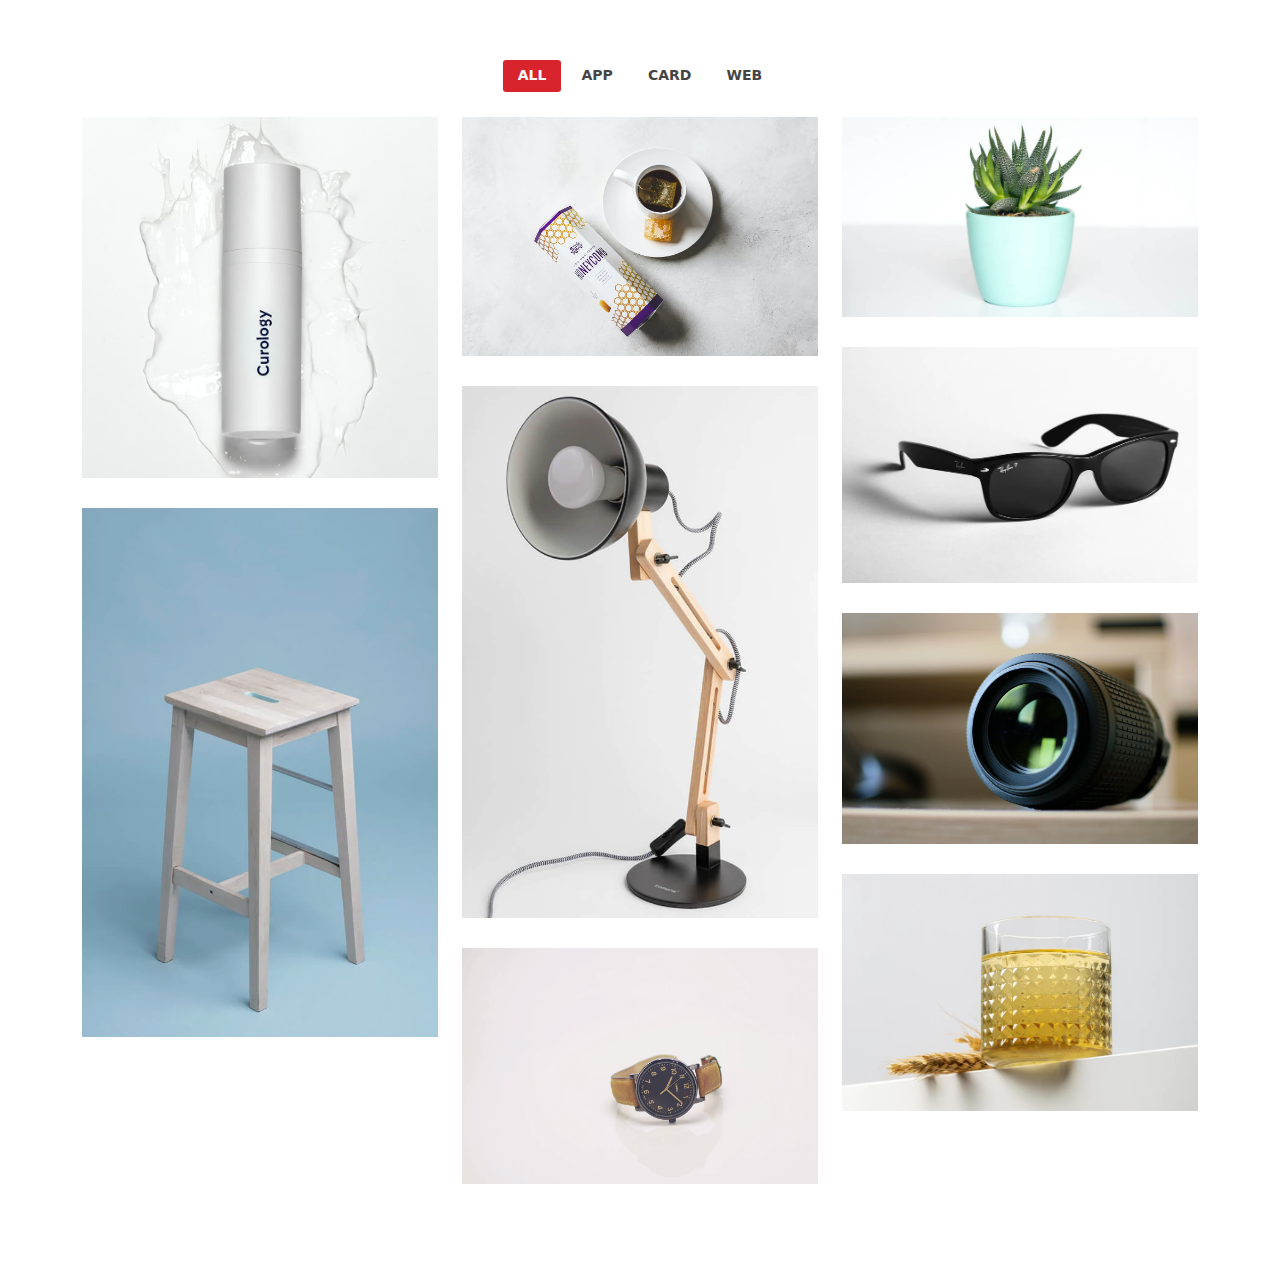
<file: index.html>
<!DOCTYPE html>
<html lang="en">

<head>
  <meta charset="utf-8">
  <meta content="width=device-width, initial-scale=1.0" name="viewport">

  <title>Portfolio - Sailor Bootstrap Template</title>
  <meta content="" name="description">
  <meta content="" name="keywords">

  <!-- Google Fonts -->
  <link href="https://fonts.googleapis.com/css?family=Open+Sans:300,300i,400,400i,600,600i,700,700i|Raleway:300,300i,400,400i,500,500i,600,600i,700,700i|Poppins:300,300i,400,400i,500,500i,600,600i,700,700i" rel="stylesheet">

  <!-- Vendor CSS Files -->
  <!-- <link href="assets/vendor/animate.css/animate.min.css" rel="stylesheet"> -->
  <link href="assets/vendor/bootstrap/css/bootstrap.min.css" rel="stylesheet">
  <!-- <link href="assets/vendor/bootstrap-icons/bootstrap-icons.css" rel="stylesheet"> -->
  <link href="assets/vendor/boxicons/css/boxicons.min.css" rel="stylesheet">
  <link href="assets/vendor/glightbox/css/glightbox.min.css" rel="stylesheet">
  <!-- <link href="assets/vendor/remixicon/remixicon.css" rel="stylesheet"> -->
  <!-- <link href="assets/vendor/swiper/swiper-bundle.min.css" rel="stylesheet"> -->

  <!-- Template Main CSS File -->
  <link href="assets/css/style.css" rel="stylesheet">

</head>

<body>

    <!-- ======= Portfolio Section ======= -->
    <section id="portfolio" class="portfolio">
      <div class="container">

        <div class="row">
          <div class="col-lg-12 d-flex justify-content-center">
            <ul id="portfolio-flters">
              <li data-filter="*" class="filter-active">All</li>
              <li data-filter=".filter-app">App</li>
              <li data-filter=".filter-card">Card</li>
              <li data-filter=".filter-web">Web</li>
            </ul>
          </div>
        </div>

        <div class="row portfolio-container">

          <div class="col-lg-4 col-md-6 portfolio-item filter-app">
            <div class="portfolio-wrap">
              <img src="assets/img/portfolio/portfolio-1.jpg" class="img-fluid" alt="">
              <div class="portfolio-info">
                <h4>App 1</h4>
                <p>App</p>
                <div class="portfolio-links">
                  <a href="assets/img/portfolio/portfolio-1.jpg" data-gallery="portfolioGallery" class="portfolio-lightbox" title="App 1"><i class="bx bx-plus"></i></a>
                  <a href="portfolio-details.html" class="portfolio-details-lightbox" data-glightbox="type: external" title="Portfolio Details"><i class="bx bx-link"></i></a>
                </div>
              </div>
            </div>
          </div>

          <div class="col-lg-4 col-md-6 portfolio-item filter-web">
            <div class="portfolio-wrap">
              <img src="assets/img/portfolio/portfolio-2.jpg" class="img-fluid" alt="">
              <div class="portfolio-info">
                <h4>Web 3</h4>
                <p>Web</p>
                <div class="portfolio-links">
                  <a href="assets/img/portfolio/portfolio-2.jpg" data-gallery="portfolioGallery" class="portfolio-lightbox" title="Web 3"><i class="bx bx-plus"></i></a>
                  <a href="portfolio-details.html" class="portfolio-details-lightbox" data-glightbox="type: external" title="Portfolio Details"><i class="bx bx-link"></i></a>
                </div>
              </div>
            </div>
          </div>

          <div class="col-lg-4 col-md-6 portfolio-item filter-app">
            <div class="portfolio-wrap">
              <img src="assets/img/portfolio/portfolio-3.jpg" class="img-fluid" alt="">
              <div class="portfolio-info">
                <h4>App 2</h4>
                <p>App</p>
                <div class="portfolio-links">
                  <a href="assets/img/portfolio/portfolio-3.jpg" data-gallery="portfolioGallery" class="portfolio-lightbox" title="App 2"><i class="bx bx-plus"></i></a>
                  <a href="portfolio-details.html" class="portfolio-details-lightbox" data-glightbox="type: external" title="Portfolio Details"><i class="bx bx-link"></i></a>
                </div>
              </div>
            </div>
          </div>

          <div class="col-lg-4 col-md-6 portfolio-item filter-card">
            <div class="portfolio-wrap">
              <img src="assets/img/portfolio/portfolio-4.jpg" class="img-fluid" alt="">
              <div class="portfolio-info">
                <h4>Card 2</h4>
                <p>Card</p>
                <div class="portfolio-links">
                  <a href="assets/img/portfolio/portfolio-4.jpg" data-gallery="portfolioGallery" class="portfolio-lightbox" title="Card 2"><i class="bx bx-plus"></i></a>
                  <a href="portfolio-details.html" class="portfolio-details-lightbox" data-glightbox="type: external" title="Portfolio Details"><i class="bx bx-link"></i></a>
                </div>
              </div>
            </div>
          </div>

          <div class="col-lg-4 col-md-6 portfolio-item filter-web">
            <div class="portfolio-wrap">
              <img src="assets/img/portfolio/portfolio-5.jpg" class="img-fluid" alt="">
              <div class="portfolio-info">
                <h4>Web 2</h4>
                <p>Web</p>
                <div class="portfolio-links">
                  <a href="assets/img/portfolio/portfolio-5.jpg" data-gallery="portfolioGallery" class="portfolio-lightbox" title="Web 2"><i class="bx bx-plus"></i></a>
                  <a href="portfolio-details.html" class="portfolio-details-lightbox" data-glightbox="type: external" title="Portfolio Details"><i class="bx bx-link"></i></a>
                </div>
              </div>
            </div>
          </div>

          <div class="col-lg-4 col-md-6 portfolio-item filter-app">
            <div class="portfolio-wrap">
              <img src="assets/img/portfolio/portfolio-6.jpg" class="img-fluid" alt="">
              <div class="portfolio-info">
                <h4>App 3</h4>
                <p>App</p>
                <div class="portfolio-links">
                  <a href="assets/img/portfolio/portfolio-6.jpg" data-gallery="portfolioGallery" class="portfolio-lightbox" title="App 3"><i class="bx bx-plus"></i></a>
                  <a href="portfolio-details.html" class="portfolio-details-lightbox" data-glightbox="type: external" title="Portfolio Details"><i class="bx bx-link"></i></a>
                </div>
              </div>
            </div>
          </div>

          <div class="col-lg-4 col-md-6 portfolio-item filter-card">
            <div class="portfolio-wrap">
              <img src="assets/img/portfolio/portfolio-7.jpg" class="img-fluid" alt="">
              <div class="portfolio-info">
                <h4>Card 1</h4>
                <p>Card</p>
                <div class="portfolio-links">
                  <a href="assets/img/portfolio/portfolio-7.jpg" data-gallery="portfolioGallery" class="portfolio-lightbox" title="Card 1"><i class="bx bx-plus"></i></a>
                  <a href="portfolio-details.html" class="portfolio-details-lightbox" data-glightbox="type: external" title="Portfolio Details"><i class="bx bx-link"></i></a>
                </div>
              </div>
            </div>
          </div>

          <div class="col-lg-4 col-md-6 portfolio-item filter-card">
            <div class="portfolio-wrap">
              <img src="assets/img/portfolio/portfolio-8.jpg" class="img-fluid" alt="">
              <div class="portfolio-info">
                <h4>Card 3</h4>
                <p>Card</p>
                <div class="portfolio-links">
                  <a href="assets/img/portfolio/portfolio-8.jpg" data-gallery="portfolioGallery" class="portfolio-lightbox" title="Card 3"><i class="bx bx-plus"></i></a>
                  <a href="portfolio-details.html" class="portfolio-details-lightbox" data-glightbox="type: external" title="Portfolio Details"><i class="bx bx-link"></i></a>
                </div>
              </div>
            </div>
          </div>

          <div class="col-lg-4 col-md-6 portfolio-item filter-web">
            <div class="portfolio-wrap">
              <img src="assets/img/portfolio/portfolio-9.jpg" class="img-fluid" alt="">
              <div class="portfolio-info">
                <h4>Web 3</h4>
                <p>Web</p>
                <div class="portfolio-links">
                  <a href="assets/img/portfolio/portfolio-9.jpg" data-gallery="portfolioGallery" class="portfolio-lightbox" title="Web 3"><i class="bx bx-plus"></i></a>
                  <a href="portfolio-details.html" class="portfolio-details-lightbox" data-glightbox="type: external" title="Portfolio Details"><i class="bx bx-link"></i></a>
                </div>
              </div>
            </div>
          </div>

        </div>

      </div>
    </section><!-- End Portfolio Section -->

  </main><!-- End #main -->

 
  <!-- Vendor JS Files -->
  <!-- <script src="assets/vendor/bootstrap/js/bootstrap.bundle.min.js"></script> -->
  <script src="assets/vendor/glightbox/js/glightbox.min.js"></script>
  <script src="assets/vendor/isotope-layout/isotope.pkgd.min.js"></script>
  <!-- <script src="assets/vendor/swiper/swiper-bundle.min.js"></script> -->
  <!-- <script src="assets/vendor/waypoints/noframework.waypoints.js"></script> -->
  

  <!-- Template Main JS File -->
  <script src="assets/js/main.js"></script>

</body>

</html>
</file>
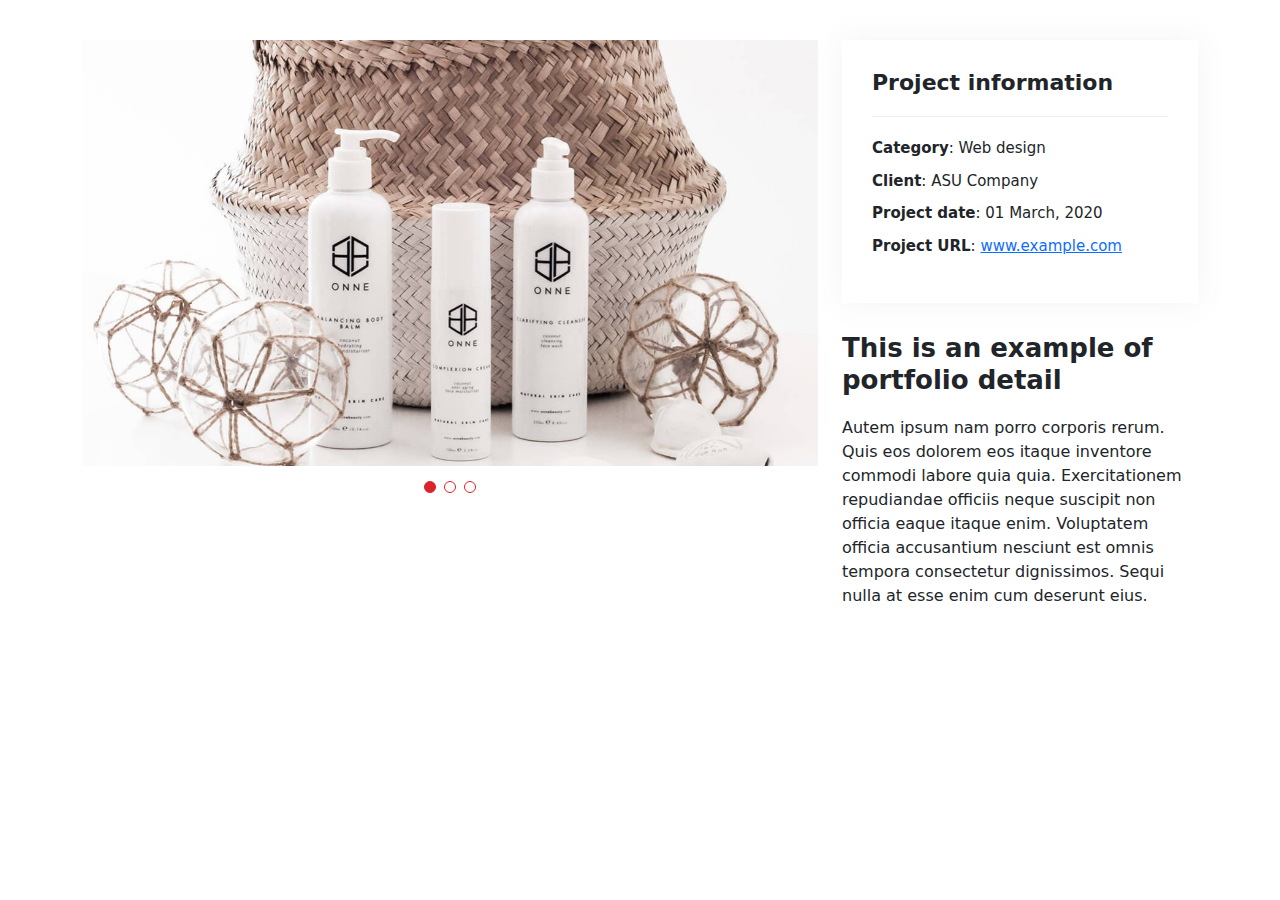
<file: portfolio-details.html>
<!DOCTYPE html>
<html lang="en">

<head>
  <meta charset="utf-8">
  <meta content="width=device-width, initial-scale=1.0" name="viewport">

  <title>Portfolio Details - Sailor Bootstrap Template</title>
  <meta content="" name="description">
  <meta content="" name="keywords">



  <!-- Google Fonts -->
  <link href="https://fonts.googleapis.com/css?family=Open+Sans:300,300i,400,400i,600,600i,700,700i|Raleway:300,300i,400,400i,500,500i,600,600i,700,700i|Poppins:300,300i,400,400i,500,500i,600,600i,700,700i" rel="stylesheet">

  <!-- Vendor CSS Files -->
  <!-- <link href="assets/vendor/animate.css/animate.min.css" rel="stylesheet"> -->
  <link href="assets/vendor/bootstrap/css/bootstrap.min.css" rel="stylesheet">
  <!-- <link href="assets/vendor/bootstrap-icons/bootstrap-icons.css" rel="stylesheet"> -->
  <link href="assets/vendor/boxicons/css/boxicons.min.css" rel="stylesheet">
  <link href="assets/vendor/glightbox/css/glightbox.min.css" rel="stylesheet">
  <!-- <link href="assets/vendor/remixicon/remixicon.css" rel="stylesheet">-->
  <link href="assets/vendor/swiper/swiper-bundle.min.css" rel="stylesheet"> 

  <!-- Template Main CSS File -->
  <link href="assets/css/style.css" rel="stylesheet">


</head>

<body>

  <main id="main">

    <!-- ======= Portfolio Details Section ======= -->
    <section id="portfolio-details" class="portfolio-details">
      <div class="container">

        <div class="row gy-4">

          <div class="col-lg-8">
            <div class="portfolio-details-slider swiper">
              <div class="swiper-wrapper align-items-center">

                <div class="swiper-slide">
                  <img src="assets/img/portfolio/portfolio-details-1.jpg" alt="">
                </div>

                <div class="swiper-slide">
                  <img src="assets/img/portfolio/portfolio-details-2.jpg" alt="">
                </div>

                <div class="swiper-slide">
                  <img src="assets/img/portfolio/portfolio-details-3.jpg" alt="">
                </div>

              </div>
              <div class="swiper-pagination"></div>
            </div>
          </div>

          <div class="col-lg-4">
            <div class="portfolio-info">
              <h3>Project information</h3>
              <ul>
                <li><strong>Category</strong>: Web design</li>
                <li><strong>Client</strong>: ASU Company</li>
                <li><strong>Project date</strong>: 01 March, 2020</li>
                <li><strong>Project URL</strong>: <a href="#">www.example.com</a></li>
              </ul>
            </div>
            <div class="portfolio-description">
              <h2>This is an example of portfolio detail</h2>
              <p>
                Autem ipsum nam porro corporis rerum. Quis eos dolorem eos itaque inventore commodi labore quia quia. Exercitationem repudiandae officiis neque suscipit non officia eaque itaque enim. Voluptatem officia accusantium nesciunt est omnis tempora consectetur dignissimos. Sequi nulla at esse enim cum deserunt eius.
              </p>
            </div>
          </div>

        </div>

      </div>
    </section><!-- End Portfolio Details Section -->

  </main><!-- End #main -->

  <a href="#" class="back-to-top d-flex align-items-center justify-content-center"><i class="bi bi-arrow-up-short"></i></a>

  <!-- Vendor JS Files -->
  <!-- <script src="assets/vendor/bootstrap/js/bootstrap.bundle.min.js"></script> -->
  <script src="assets/vendor/glightbox/js/glightbox.min.js"></script>
  <script src="assets/vendor/isotope-layout/isotope.pkgd.min.js"></script>
  <script src="assets/vendor/swiper/swiper-bundle.min.js"></script>
  <!-- <script src="assets/vendor/waypoints/noframework.waypoints.js"></script> -->
  

  <!-- Template Main JS File -->
  <script src="assets/js/main.js"></script>

</body>

</html>
</file>
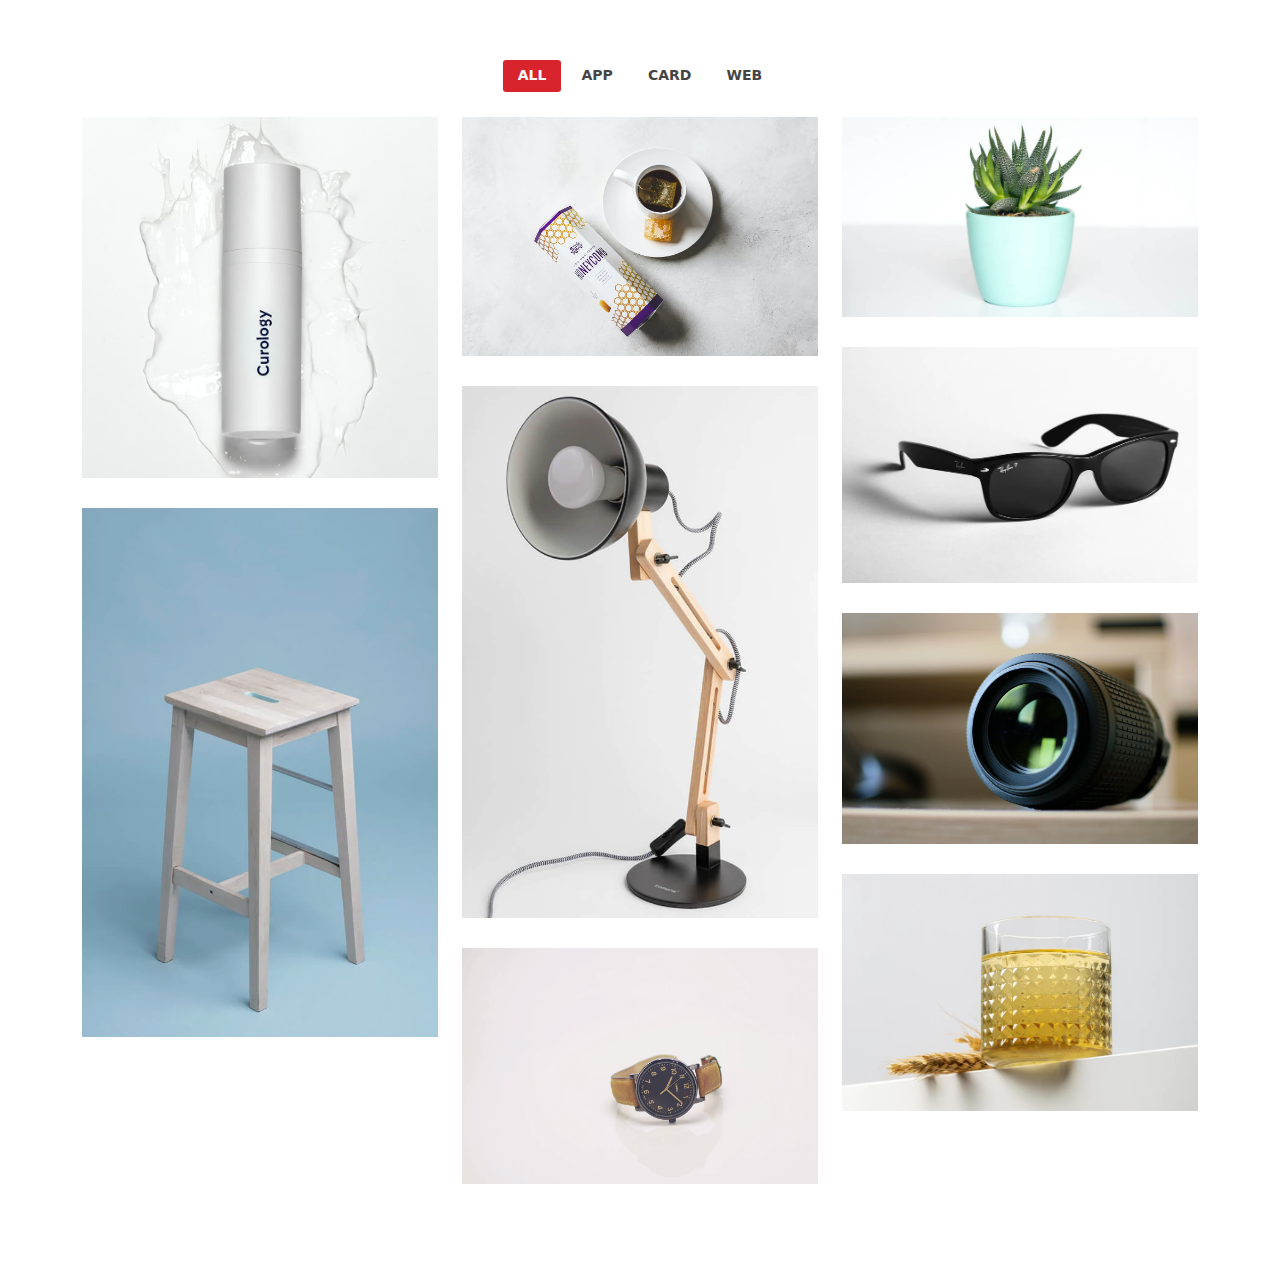
<file: portfolio.html>
<!DOCTYPE html>
<html lang="en">

<head>
  <meta charset="utf-8">
  <meta content="width=device-width, initial-scale=1.0" name="viewport">

  <title>Portfolio - Sailor Bootstrap Template</title>
  <meta content="" name="description">
  <meta content="" name="keywords">

  <!-- Google Fonts -->
  <link href="https://fonts.googleapis.com/css?family=Open+Sans:300,300i,400,400i,600,600i,700,700i|Raleway:300,300i,400,400i,500,500i,600,600i,700,700i|Poppins:300,300i,400,400i,500,500i,600,600i,700,700i" rel="stylesheet">

  <!-- Vendor CSS Files -->
  <!-- <link href="assets/vendor/animate.css/animate.min.css" rel="stylesheet"> -->
  <link href="assets/vendor/bootstrap/css/bootstrap.min.css" rel="stylesheet">
  <!-- <link href="assets/vendor/bootstrap-icons/bootstrap-icons.css" rel="stylesheet"> -->
  <link href="assets/vendor/boxicons/css/boxicons.min.css" rel="stylesheet">
  <link href="assets/vendor/glightbox/css/glightbox.min.css" rel="stylesheet">
  <!-- <link href="assets/vendor/remixicon/remixicon.css" rel="stylesheet"> -->
  <!-- <link href="assets/vendor/swiper/swiper-bundle.min.css" rel="stylesheet"> -->

  <!-- Template Main CSS File -->
  <link href="assets/css/style.css" rel="stylesheet">

</head>

<body>

    <!-- ======= Portfolio Section ======= -->
    <section id="portfolio" class="portfolio">
      <div class="container">

        <div class="row">
          <div class="col-lg-12 d-flex justify-content-center">
            <ul id="portfolio-flters">
              <li data-filter="*" class="filter-active">All</li>
              <li data-filter=".filter-app">App</li>
              <li data-filter=".filter-card">Card</li>
              <li data-filter=".filter-web">Web</li>
            </ul>
          </div>
        </div>

        <div class="row portfolio-container">

          <div class="col-lg-4 col-md-6 portfolio-item filter-app">
            <div class="portfolio-wrap">
              <img src="assets/img/portfolio/portfolio-1.jpg" class="img-fluid" alt="">
              <div class="portfolio-info">
                <h4>App 1</h4>
                <p>App</p>
                <div class="portfolio-links">
                  <a href="assets/img/portfolio/portfolio-1.jpg" data-gallery="portfolioGallery" class="portfolio-lightbox" title="App 1"><i class="bx bx-plus"></i></a>
                  <a href="portfolio-details.html" class="portfolio-details-lightbox" data-glightbox="type: external" title="Portfolio Details"><i class="bx bx-link"></i></a>
                </div>
              </div>
            </div>
          </div>

          <div class="col-lg-4 col-md-6 portfolio-item filter-web">
            <div class="portfolio-wrap">
              <img src="assets/img/portfolio/portfolio-2.jpg" class="img-fluid" alt="">
              <div class="portfolio-info">
                <h4>Web 3</h4>
                <p>Web</p>
                <div class="portfolio-links">
                  <a href="assets/img/portfolio/portfolio-2.jpg" data-gallery="portfolioGallery" class="portfolio-lightbox" title="Web 3"><i class="bx bx-plus"></i></a>
                  <a href="portfolio-details.html" class="portfolio-details-lightbox" data-glightbox="type: external" title="Portfolio Details"><i class="bx bx-link"></i></a>
                </div>
              </div>
            </div>
          </div>

          <div class="col-lg-4 col-md-6 portfolio-item filter-app">
            <div class="portfolio-wrap">
              <img src="assets/img/portfolio/portfolio-3.jpg" class="img-fluid" alt="">
              <div class="portfolio-info">
                <h4>App 2</h4>
                <p>App</p>
                <div class="portfolio-links">
                  <a href="assets/img/portfolio/portfolio-3.jpg" data-gallery="portfolioGallery" class="portfolio-lightbox" title="App 2"><i class="bx bx-plus"></i></a>
                  <a href="portfolio-details.html" class="portfolio-details-lightbox" data-glightbox="type: external" title="Portfolio Details"><i class="bx bx-link"></i></a>
                </div>
              </div>
            </div>
          </div>

          <div class="col-lg-4 col-md-6 portfolio-item filter-card">
            <div class="portfolio-wrap">
              <img src="assets/img/portfolio/portfolio-4.jpg" class="img-fluid" alt="">
              <div class="portfolio-info">
                <h4>Card 2</h4>
                <p>Card</p>
                <div class="portfolio-links">
                  <a href="assets/img/portfolio/portfolio-4.jpg" data-gallery="portfolioGallery" class="portfolio-lightbox" title="Card 2"><i class="bx bx-plus"></i></a>
                  <a href="portfolio-details.html" class="portfolio-details-lightbox" data-glightbox="type: external" title="Portfolio Details"><i class="bx bx-link"></i></a>
                </div>
              </div>
            </div>
          </div>

          <div class="col-lg-4 col-md-6 portfolio-item filter-web">
            <div class="portfolio-wrap">
              <img src="assets/img/portfolio/portfolio-5.jpg" class="img-fluid" alt="">
              <div class="portfolio-info">
                <h4>Web 2</h4>
                <p>Web</p>
                <div class="portfolio-links">
                  <a href="assets/img/portfolio/portfolio-5.jpg" data-gallery="portfolioGallery" class="portfolio-lightbox" title="Web 2"><i class="bx bx-plus"></i></a>
                  <a href="portfolio-details.html" class="portfolio-details-lightbox" data-glightbox="type: external" title="Portfolio Details"><i class="bx bx-link"></i></a>
                </div>
              </div>
            </div>
          </div>

          <div class="col-lg-4 col-md-6 portfolio-item filter-app">
            <div class="portfolio-wrap">
              <img src="assets/img/portfolio/portfolio-6.jpg" class="img-fluid" alt="">
              <div class="portfolio-info">
                <h4>App 3</h4>
                <p>App</p>
                <div class="portfolio-links">
                  <a href="assets/img/portfolio/portfolio-6.jpg" data-gallery="portfolioGallery" class="portfolio-lightbox" title="App 3"><i class="bx bx-plus"></i></a>
                  <a href="portfolio-details.html" class="portfolio-details-lightbox" data-glightbox="type: external" title="Portfolio Details"><i class="bx bx-link"></i></a>
                </div>
              </div>
            </div>
          </div>

          <div class="col-lg-4 col-md-6 portfolio-item filter-card">
            <div class="portfolio-wrap">
              <img src="assets/img/portfolio/portfolio-7.jpg" class="img-fluid" alt="">
              <div class="portfolio-info">
                <h4>Card 1</h4>
                <p>Card</p>
                <div class="portfolio-links">
                  <a href="assets/img/portfolio/portfolio-7.jpg" data-gallery="portfolioGallery" class="portfolio-lightbox" title="Card 1"><i class="bx bx-plus"></i></a>
                  <a href="portfolio-details.html" class="portfolio-details-lightbox" data-glightbox="type: external" title="Portfolio Details"><i class="bx bx-link"></i></a>
                </div>
              </div>
            </div>
          </div>

          <div class="col-lg-4 col-md-6 portfolio-item filter-card">
            <div class="portfolio-wrap">
              <img src="assets/img/portfolio/portfolio-8.jpg" class="img-fluid" alt="">
              <div class="portfolio-info">
                <h4>Card 3</h4>
                <p>Card</p>
                <div class="portfolio-links">
                  <a href="assets/img/portfolio/portfolio-8.jpg" data-gallery="portfolioGallery" class="portfolio-lightbox" title="Card 3"><i class="bx bx-plus"></i></a>
                  <a href="portfolio-details.html" class="portfolio-details-lightbox" data-glightbox="type: external" title="Portfolio Details"><i class="bx bx-link"></i></a>
                </div>
              </div>
            </div>
          </div>

          <div class="col-lg-4 col-md-6 portfolio-item filter-web">
            <div class="portfolio-wrap">
              <img src="assets/img/portfolio/portfolio-9.jpg" class="img-fluid" alt="">
              <div class="portfolio-info">
                <h4>Web 3</h4>
                <p>Web</p>
                <div class="portfolio-links">
                  <a href="assets/img/portfolio/portfolio-9.jpg" data-gallery="portfolioGallery" class="portfolio-lightbox" title="Web 3"><i class="bx bx-plus"></i></a>
                  <a href="portfolio-details.html" class="portfolio-details-lightbox" data-glightbox="type: external" title="Portfolio Details"><i class="bx bx-link"></i></a>
                </div>
              </div>
            </div>
          </div>

        </div>

      </div>
    </section><!-- End Portfolio Section -->

  </main><!-- End #main -->

 
  <!-- Vendor JS Files -->
  <!-- <script src="assets/vendor/bootstrap/js/bootstrap.bundle.min.js"></script> -->
  <script src="assets/vendor/glightbox/js/glightbox.min.js"></script>
  <script src="assets/vendor/isotope-layout/isotope.pkgd.min.js"></script>
  <!-- <script src="assets/vendor/swiper/swiper-bundle.min.js"></script> -->
  <!-- <script src="assets/vendor/waypoints/noframework.waypoints.js"></script> -->
  

  <!-- Template Main JS File -->
  <script src="assets/js/main.js"></script>

</body>

</html>
</file>
<file: assets/css/style.css>
/*--------------------------------------------------------------
# Sections General
--------------------------------------------------------------*/
section {
  padding: 60px 0;
  overflow: hidden;
}

/*--------------------------------------------------------------
# Portfolio
--------------------------------------------------------------*/
.portfolio .portfolio-item {
  margin-bottom: 30px;
}

.portfolio #portfolio-flters {
  padding: 0;
  margin: 0 auto 20px auto;
  list-style: none;
  text-align: center;
}

.portfolio #portfolio-flters li {
  cursor: pointer;
  display: inline-block;
  padding: 8px 15px 10px 15px;
  font-size: 14px;
  font-weight: 600;
  line-height: 1;
  text-transform: uppercase;
  color: #444444;
  margin-bottom: 5px;
  transition: all 0.3s ease-in-out;
  border-radius: 3px;
}

.portfolio #portfolio-flters li:hover,
.portfolio #portfolio-flters li.filter-active {
  color: #fff;
  background: #d9232d;
}

.portfolio #portfolio-flters li:last-child {
  margin-right: 0;
}

.portfolio .portfolio-wrap {
  transition: 0.3s;
  position: relative;
  overflow: hidden;
  z-index: 1;
  background: rgba(85, 98, 112, 0.6);
}

.portfolio .portfolio-wrap::before {
  content: "";
  background: rgba(85, 98, 112, 0.6);
  position: absolute;
  left: 0;
  right: 0;
  top: 0;
  bottom: 0;
  transition: all ease-in-out 0.3s;
  z-index: 2;
  opacity: 0;
}

.portfolio .portfolio-wrap img {
  transition: all ease-in-out 0.3s;
}

.portfolio .portfolio-wrap .portfolio-info {
  opacity: 0;
  position: absolute;
  top: 0;
  left: 0;
  right: 0;
  bottom: 0;
  z-index: 3;
  transition: all ease-in-out 0.3s;
  display: flex;
  flex-direction: column;
  justify-content: flex-end;
  align-items: flex-start;
  padding: 20px;
}

.portfolio .portfolio-wrap .portfolio-info h4 {
  font-size: 20px;
  color: #fff;
  font-weight: 600;
}

.portfolio .portfolio-wrap .portfolio-info p {
  color: rgba(255, 255, 255, 0.7);
  font-size: 14px;
  text-transform: uppercase;
  padding: 0;
  margin: 0;
  font-style: italic;
}

.portfolio .portfolio-wrap .portfolio-links {
  text-align: center;
  z-index: 4;
}

.portfolio .portfolio-wrap .portfolio-links a {
  color: rgba(255, 255, 255, 0.6);
  margin: 0 5px 0 0;
  font-size: 28px;
  display: inline-block;
  transition: 0.3s;
}

.portfolio .portfolio-wrap .portfolio-links a:hover {
  color: white;
}

.portfolio .portfolio-wrap:hover::before {
  opacity: 1;
}

.portfolio .portfolio-wrap:hover img {
  transform: scale(1.2);
}

.portfolio .portfolio-wrap:hover .portfolio-info {
  opacity: 1;
}

/*--------------------------------------------------------------
# Portfolio Details
--------------------------------------------------------------*/
.portfolio-details {
  padding-top: 40px;
}

.portfolio-details .portfolio-details-slider img {
  width: 100%;
}

.portfolio-details .portfolio-details-slider .swiper-pagination {
  margin-top: 20px;
  position: relative;
}

.portfolio-details .portfolio-details-slider .swiper-pagination .swiper-pagination-bullet {
  width: 12px;
  height: 12px;
  background-color: #fff;
  opacity: 1;
  border: 1px solid #d9232d;
}

.portfolio-details .portfolio-details-slider .swiper-pagination .swiper-pagination-bullet-active {
  background-color: #d9232d;
}

.portfolio-details .portfolio-info {
  padding: 30px;
  box-shadow: 0px 0 30px rgba(85, 98, 112, 0.08);
}

.portfolio-details .portfolio-info h3 {
  font-size: 22px;
  font-weight: 700;
  margin-bottom: 20px;
  padding-bottom: 20px;
  border-bottom: 1px solid #eee;
}

.portfolio-details .portfolio-info ul {
  list-style: none;
  padding: 0;
  font-size: 15px;
}

.portfolio-details .portfolio-info ul li+li {
  margin-top: 10px;
}

.portfolio-details .portfolio-description {
  padding-top: 30px;
}

.portfolio-details .portfolio-description h2 {
  font-size: 26px;
  font-weight: 700;
  margin-bottom: 20px;
}

.portfolio-details .portfolio-description p {
  padding: 0;
}
</file>
